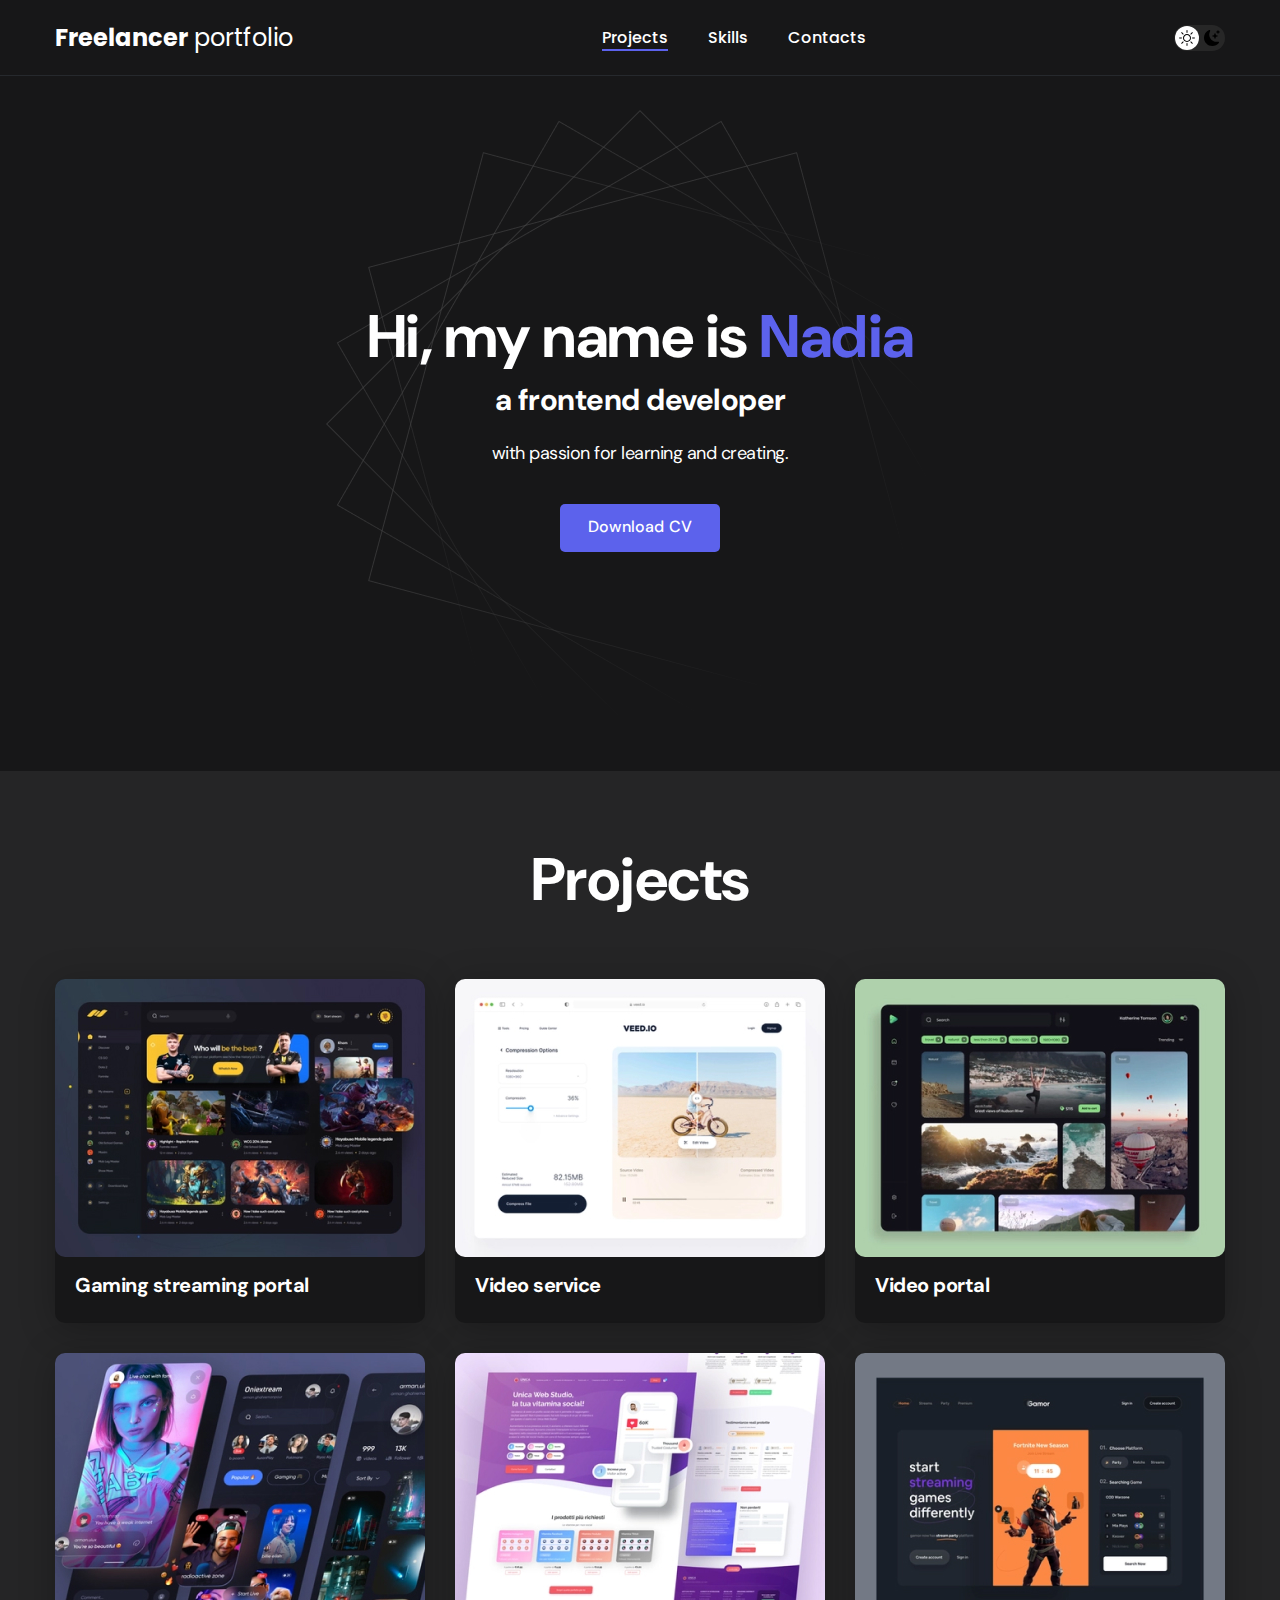
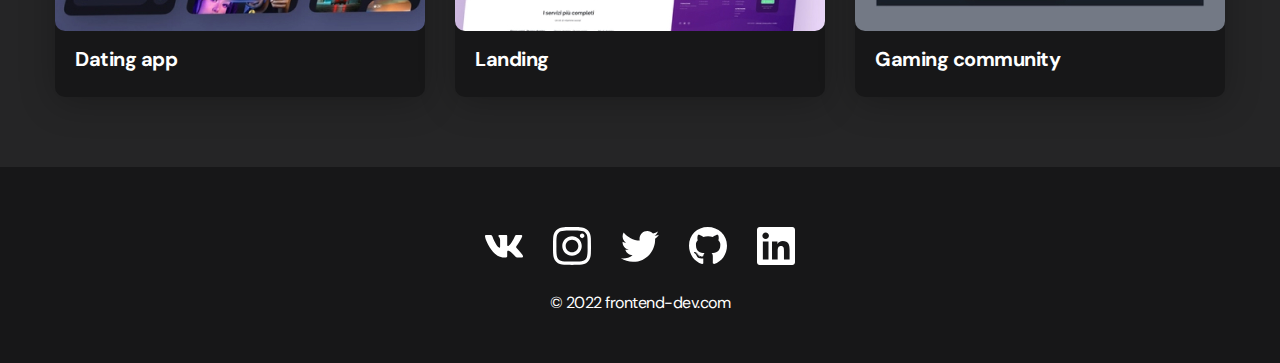
<file: index.html>
<!DOCTYPE html>
<html lang="en">
  <head>
    <meta charset="UTF-8" />
    <meta http-equiv="X-UA-Compatible" content="IE=edge" />
    <meta name="viewport" content="width=device-width, initial-scale=1.0" />
    <link rel="stylesheet" type="text/css" href="main.css" />
    <link rel="stylesheet" type="text/css" href="reset.css" />
    <title>Freelance Portfolio</title>
  </head>
  <body class="dark">
    <nav class="nav">
      <div class="container">
        <div class="nav-row">
          <a href="./index.html" class="logo"
            ><strong>Freelancer</strong> portfolio</a
          >
          <button class="dark-mode-btn dark-mode-btn--active">
            <img
              src="./img/icons/Sun.svg"
              alt="Light mode"
              class="dark-mode-btn_icon"
            />
            <img
              src="./img/icons/Moon.svg"
              alt="Dark mode"
              class="dark-mode-btn_icon"
            />
          </button>
          <ul class="nav-list">
            <li class="nav-list__item">
              <a href="./index.html" class="nav-list__link--active">Projects</a>
            </li>
            <li class="nav-list__item">
              <a href="./skills.html" class="nav-list__link">Skills</a>
            </li>
            <li class="nav-list__item">
              <a href="./contacts.html" class="nav-list__link">Contacts</a>
            </li>
          </ul>
        </div>
      </div>
    </nav>
    <header class="header">
      <div class="header_wrapper">
        <h1 class="header_title">
          <strong> Hi, my name is <em>Nadia</em> </strong><br />
          a frontend developer
        </h1>
        <div class="header_text">
          <p>with passion for learning and creating.</p>
        </div>
        <a href="#!" class="btn">Download CV</a>
      </div>
    </header>
    <main class="section">
      <div class="container">
        <h2 class="title1">Projects</h2>
        <ul class="projects">
          <li class="project">
            <a href="./project-page.html">
              <img
                src="./img/projects/01.jpg"
                alt="Project img"
                class="project_img"
              />
              <h3 class="project_title">Gaming streaming portal</h3>
            </a>
          </li>

          <li class="project">
            <a href="./project-page.html">
              <img
                src="./img/projects/02.jpg"
                alt="Project img"
                class="project_img"
              />
              <h3 class="project_title">Video service</h3>
            </a>
          </li>
          <li class="project">
            <a href="./project-page.html">
              <img
                src="./img/projects/03.jpg"
                alt="Project img"
                class="project_img"
              />
              <h3 class="project_title">Video portal</h3>
            </a>
          </li>
          <li class="project">
            <a href="./project-page.html">
              <img
                src="./img/projects/04.jpg"
                alt="Project img"
                class="project_img"
              />
              <h3 class="project_title">Dating app</h3>
            </a>
          </li>
          <li class="project">
            <a href="./project-page.html">
              <img
                src="./img/projects/05.jpg"
                alt="Project img"
                class="project_img"
              />
              <h3 class="project_title">Landing</h3>
            </a>
          </li>
          <li class="project">
            <a href="./project-page.html">
              <img
                src="./img/projects/06.jpg"
                alt="Project img"
                class="project_img"
              />
              <h3 class="project_title">Gaming community</h3>
            </a>
          </li>
        </ul>
      </div>
    </main>
    <footer class="footer">
      <div class="container">
        <div class="footer_wrapper">
          <ul class="social">
            <li class="social_item">
              <a href="#!"><img src="./img/icons/vk.svg" alt="Link" /></a>
            </li>
            <li class="social_item">
              <a href="#!"><img src="./img/icons/inst.svg" alt="Link" /></a>
            </li>
            <li class="social_item">
              <a href="#!"><img src="./img/icons/twitter.svg" alt="Link" /></a>
            </li>
            <li class="social_item">
              <a href="#!"><img src="./img/icons/git.svg" alt="Link" /></a>
            </li>
            <li class="social_item">
              <a href="#!"><img src="./img/icons/linkedin.svg" alt="Link" /></a>
            </li>
          </ul>
          <div class="copyright">
            <p>© 2022 frontend-dev.com</p>
          </div>
        </div>
      </div>
    </footer>
    <script src="js/main.js"></script>
  </body>
</html>
</file>
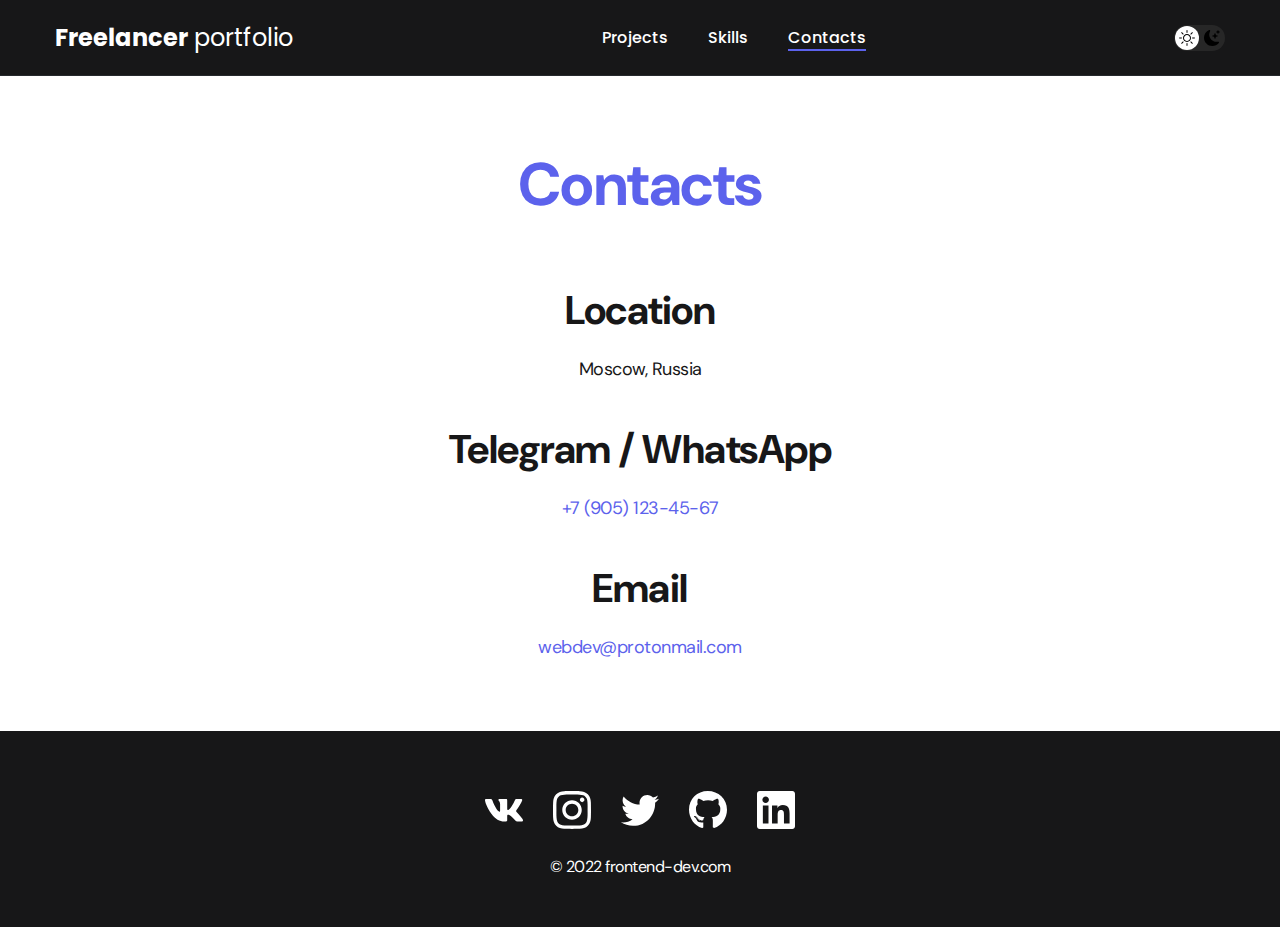
<file: contacts.html>
<!DOCTYPE html>
<html lang="en">
  <head>
    <meta charset="UTF-8" />
    <meta http-equiv="X-UA-Compatible" content="IE=edge" />
    <meta name="viewport" content="width=device-width, initial-scale=1.0" />
    <link rel="stylesheet" type="text/css" href="main.css" />
    <link rel="stylesheet" type="text/css" href="reset.css" />
    <title>Freelance Portfolio</title>
  </head>
  <body>
    <nav class="nav">
      <div class="container">
        <div class="nav-row">
          <a href="./index.html" class="logo"
            ><strong>Freelancer</strong> portfolio</a
          >
          <button class="dark-mode-btn dark-mode-btn--active">
            <img
              src="./img/icons/Sun.svg"
              alt="Light mode"
              class="dark-mode-btn_icon"
            />
            <img
              src="./img/icons/Moon.svg"
              alt="Dark mode"
              class="dark-mode-btn_icon"
            />
          </button>
          <ul class="nav-list">
            <li class="nav-list__item">
              <a href="./index.html" class="nav-list__link">Projects</a>
            </li>
            <li class="nav-list__item">
              <a href="./skills.html" class="nav-list__link">Skills</a>
            </li>
            <li class="nav-list__item">
              <a
                href="./contacts.html"
                class="nav-list__link nav-list__link--active"
                >Contacts</a
              >
            </li>
          </ul>
        </div>
      </div>
    </nav>
    <main class="section">
      <div class="container">
        <div class="project-details">
          <h1 class="title1">Contacts</h1>
          <ul class="content-list">
            <li class="content-list_item">
              <h2 class="title-2">Location</h2>
              <p>Moscow, Russia</p>
            </li>
            <li class="content-list_item">
              <h2 class="title-2">Telegram / WhatsApp</h2>
              <p><a href="tel:+79051234567">+7 (905) 123-45-67</a></p>
            </li>
            <li class="content-list_item">
              <h2 class="title-2">Email</h2>
              <a href="#!" class="email">webdev@protonmail.com</a>
            </li>
          </ul>
        </div>
      </div>
    </main>
    <footer class="footer">
      <div class="container">
        <div class="footer_wrapper">
          <ul class="social">
            <li class="social_item">
              <a href="#!"><img src="./img/icons/vk.svg" alt="Link" /></a>
            </li>
            <li class="social_item">
              <a href="#!"><img src="./img/icons/inst.svg" alt="Link" /></a>
            </li>
            <li class="social_item">
              <a href="#!"><img src="./img/icons/twitter.svg" alt="Link" /></a>
            </li>
            <li class="social_item">
              <a href="#!"><img src="./img/icons/git.svg" alt="Link" /></a>
            </li>
            <li class="social_item">
              <a href="#!"><img src="./img/icons/linkedin.svg" alt="Link" /></a>
            </li>
          </ul>
          <div class="copyright">
            <p>© 2022 frontend-dev.com</p>
          </div>
        </div>
      </div>
    </footer>
    <script src="js/main.js"></script>
  </body>
</html>
</file>
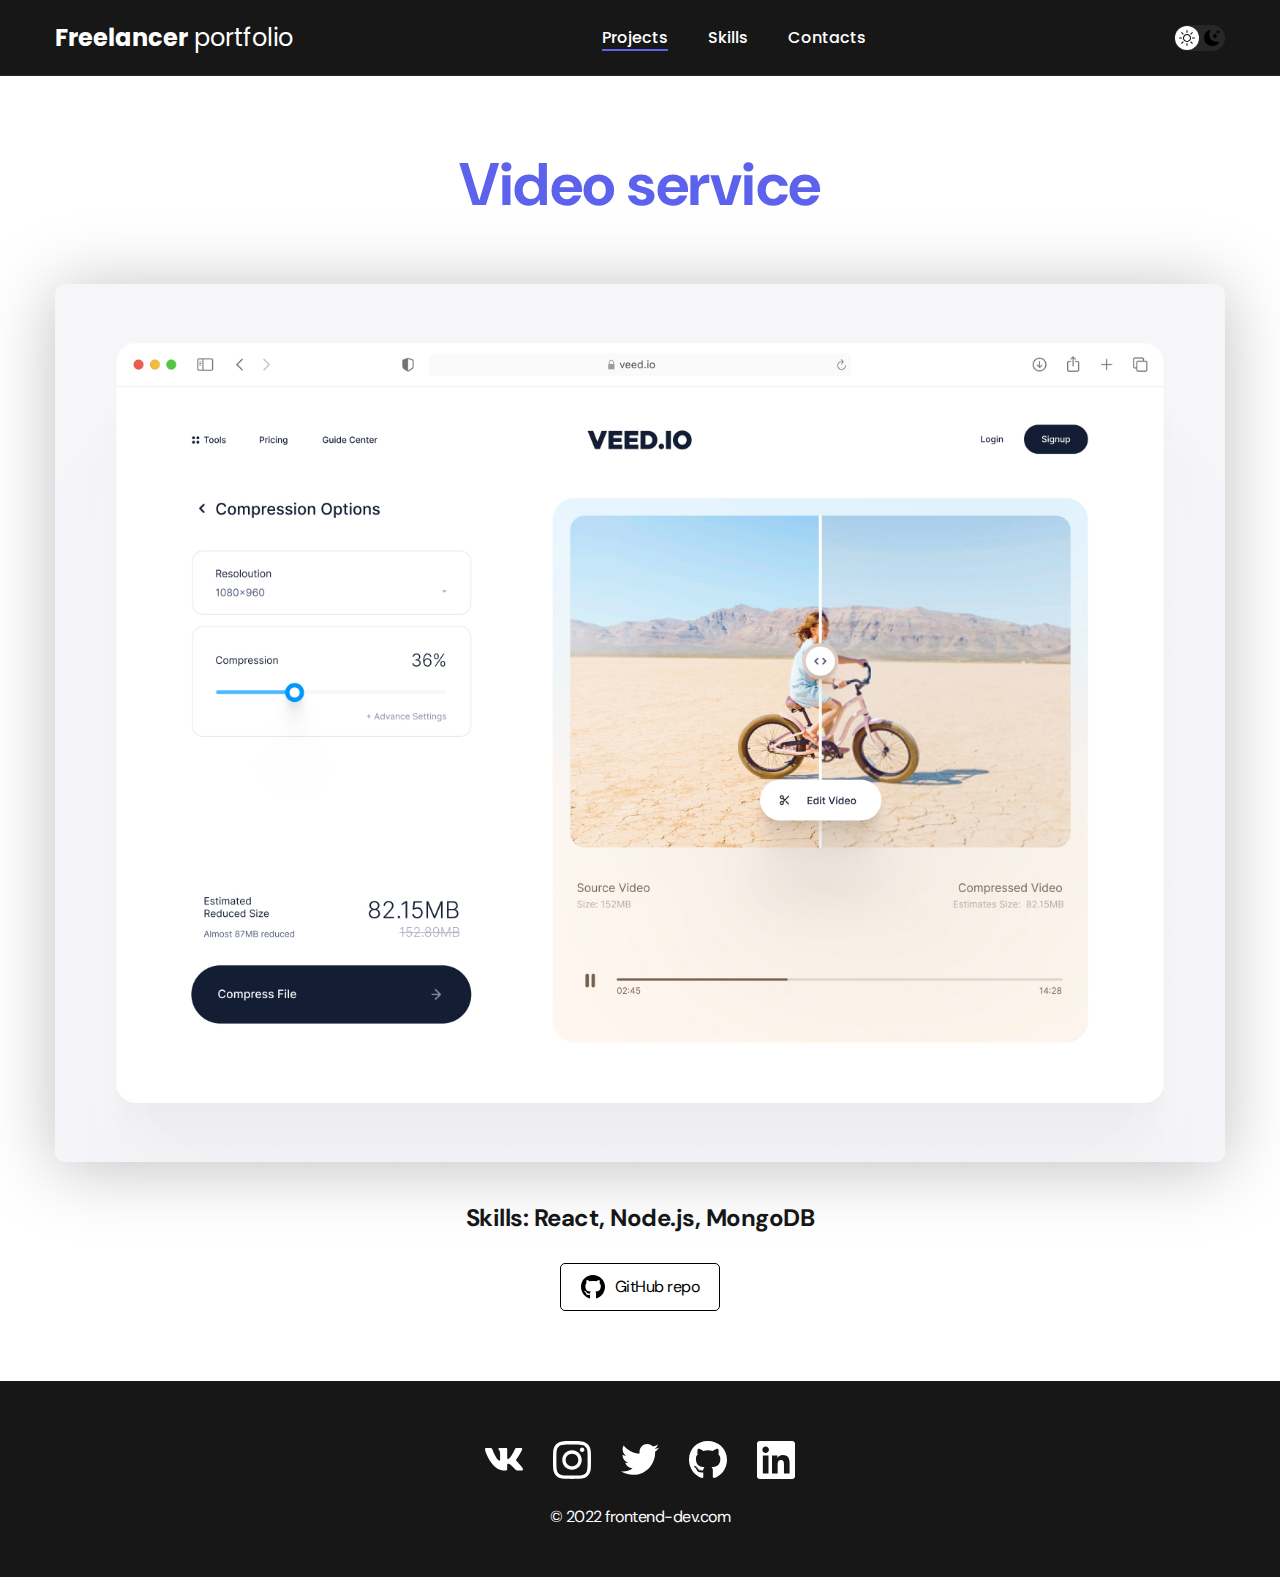
<file: project-page.html>
<!DOCTYPE html>
<html lang="en">
  <head>
    <meta charset="UTF-8" />
    <meta http-equiv="X-UA-Compatible" content="IE=edge" />
    <meta name="viewport" content="width=device-width, initial-scale=1.0" />
    <link rel="stylesheet" type="text/css" href="main.css" />
    <link rel="stylesheet" type="text/css" href="reset.css" />
    <title>Freelance Portfolio</title>
  </head>
  <body>
    <nav class="nav">
      <div class="container">
        <div class="nav-row">
          <a href="./index.html" class="logo"
            ><strong>Freelancer</strong> portfolio</a
          >
          <button class="dark-mode-btn dark-mode-btn--active">
            <img
              src="./img/icons/Sun.svg"
              alt="Light mode"
              class="dark-mode-btn_icon"
            />
            <img
              src="./img/icons/Moon.svg"
              alt="Dark mode"
              class="dark-mode-btn_icon"
            />
          </button>
          <ul class="nav-list">
            <li class="nav-list__item">
              <a href="./index.html" class="nav-list__link--active">Projects</a>
            </li>
            <li class="nav-list__item">
              <a href="./skills.html" class="nav-list__link">Skills</a>
            </li>
            <li class="nav-list__item">
              <a href="./contacts.html" class="nav-list__link">Contacts</a>
            </li>
          </ul>
        </div>
      </div>
    </nav>
    <main class="section">
      <div class="container">
        <div class="project-details">
          <h1 class="title1">Video service</h1>

          <img
            src="./img/projects/02-big.jpg"
            alt=""
            class="project-details_cover"
          />
          <div class="project-detail_desc">
            <p>Skills: React, Node.js, MongoDB</p>
          </div>
          <a href="#!" class="btn-outline">
            <img src="./img/icons/gitHub-black.svg" alt="" />
            GitHub repo
          </a>
        </div>
      </div>
    </main>
    <footer class="footer">
      <div class="container">
        <div class="footer_wrapper">
          <ul class="social">
            <li class="social_item">
              <a href="#!"><img src="./img/icons/vk.svg" alt="Link" /></a>
            </li>
            <li class="social_item">
              <a href="#!"><img src="./img/icons/inst.svg" alt="Link" /></a>
            </li>
            <li class="social_item">
              <a href="#!"><img src="./img/icons/twitter.svg" alt="Link" /></a>
            </li>
            <li class="social_item">
              <a href="#!"><img src="./img/icons/git.svg" alt="Link" /></a>
            </li>
            <li class="social_item">
              <a href="#!"><img src="./img/icons/linkedin.svg" alt="Link" /></a>
            </li>
          </ul>
          <div class="copyright">
            <p>© 2022 frontend-dev.com</p>
          </div>
        </div>
      </div>
    </footer>
    <script src="js/main.js"></script>
  </body>
</html>
</file>
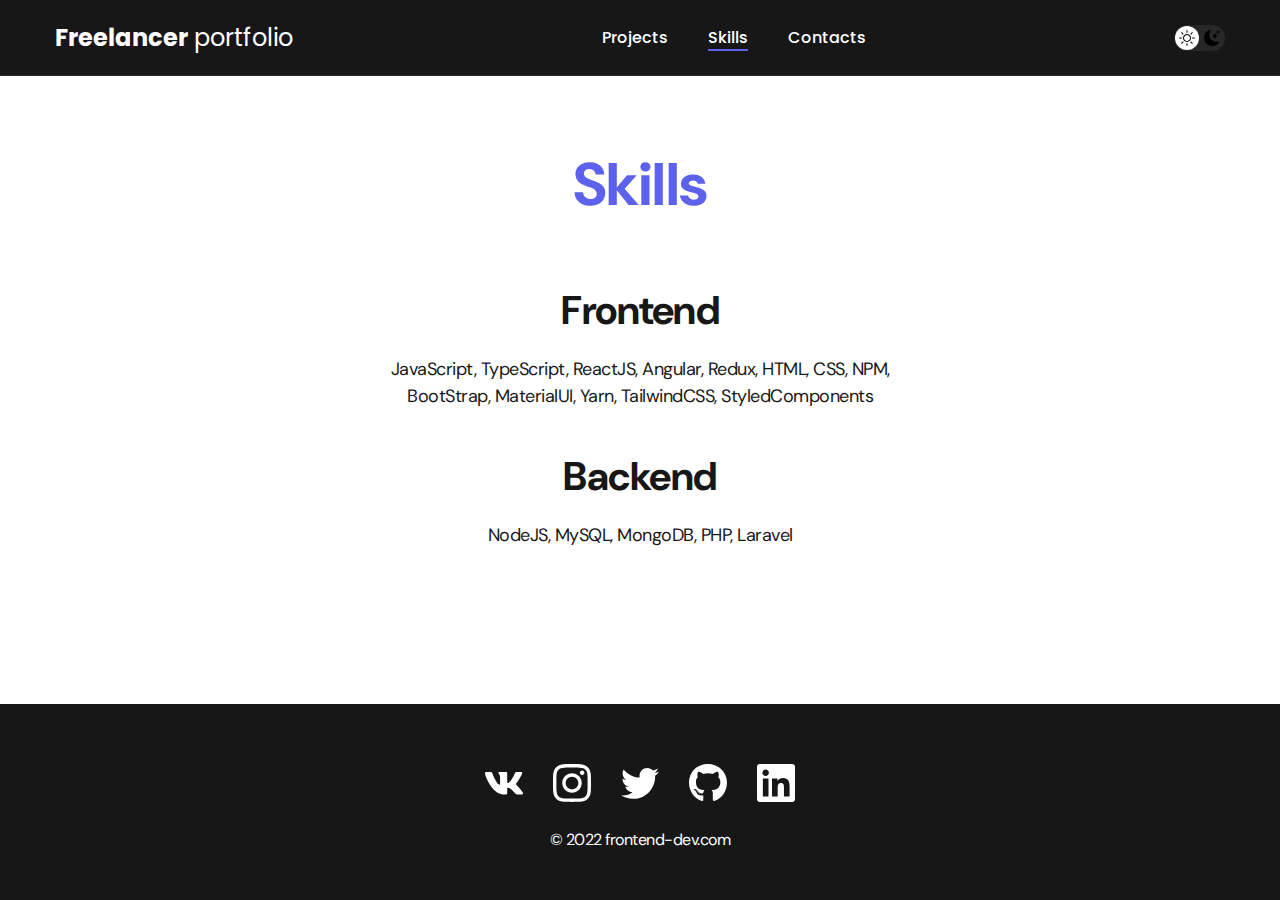
<file: skills.html>
<!DOCTYPE html>
<html lang="en">
  <head>
    <meta charset="UTF-8" />
    <meta http-equiv="X-UA-Compatible" content="IE=edge" />
    <meta name="viewport" content="width=device-width, initial-scale=1.0" />
    <link rel="stylesheet" type="text/css" href="main.css" />
    <link rel="stylesheet" type="text/css" href="reset.css" />
    <title>Freelance Portfolio</title>
  </head>
  <body>
    <nav class="nav">
      <div class="container">
        <div class="nav-row">
          <a href="./index.html" class="logo"
            ><strong>Freelancer</strong> portfolio</a
          >
          <button class="dark-mode-btn dark-mode-btn--active">
            <img
              src="./img/icons/Sun.svg"
              alt="Light mode"
              class="dark-mode-btn_icon"
            />
            <img
              src="./img/icons/Moon.svg"
              alt="Dark mode"
              class="dark-mode-btn_icon"
            />
          </button>
          <ul class="nav-list">
            <li class="nav-list__item">
              <a href="./index.html" class="nav-list__link">Projects</a>
            </li>
            <li class="nav-list__item">
              <a
                href="./skills.html"
                class="nav-list__link nav-list__link--active"
                >Skills</a
              >
            </li>
            <li class="nav-list__item">
              <a href="./contacts.html" class="nav-list__link">Contacts</a>
            </li>
          </ul>
        </div>
      </div>
    </nav>
    <main class="section">
      <div class="container">
        <div class="project-details">
          <h1 class="title1">Skills</h1>
          <ul class="content-list">
            <li class="content-list_item">
              <h2 class="title-2">Frontend</h2>
              <p>
                JavaScript, TypeScript, ReactJS, Angular, Redux, HTML, CSS, NPM,
                BootStrap, MaterialUI, Yarn, TailwindCSS, StyledComponents
              </p>
            </li>
            <li class="content-list_item">
              <h2 class="title-2">Backend</h2>
              <p>NodeJS, MySQL, MongoDB, PHP, Laravel</p>
            </li>
          </ul>
        </div>
      </div>
    </main>
    <footer class="footer">
      <div class="container">
        <div class="footer_wrapper">
          <ul class="social">
            <li class="social_item">
              <a href="#!"><img src="./img/icons/vk.svg" alt="Link" /></a>
            </li>
            <li class="social_item">
              <a href="#!"><img src="./img/icons/inst.svg" alt="Link" /></a>
            </li>
            <li class="social_item">
              <a href="#!"><img src="./img/icons/twitter.svg" alt="Link" /></a>
            </li>
            <li class="social_item">
              <a href="#!"><img src="./img/icons/git.svg" alt="Link" /></a>
            </li>
            <li class="social_item">
              <a href="#!"><img src="./img/icons/linkedin.svg" alt="Link" /></a>
            </li>
          </ul>
          <div class="copyright">
            <p>© 2022 frontend-dev.com</p>
          </div>
        </div>
      </div>
    </footer>
    <script src="js/main.js"></script>
  </body>
</html>
</file>
<file: main.css>
@import './reset.css';
@import url('https://fonts.googleapis.com/css2?family=DM+Sans:wght@400;500;700&family=Poppins:wght@400;500;700&display=swap');
/*
font-family: 'DM Sans', sans-serif;
font-family: 'Poppins', sans-serif;
*/

:root {
  --black: #171718;
  --black-border: #26292d;
  --white: #fff;
  --purple: #5c62ec;

  --text-color: var(--black);
  --dark-bg: var(--black);
  --dark-border: var(--black-border);
  --header-text: var(--white);
  --accent: var(--purple);
  /*Light mode*/
  --page-bg: var(--white);
  --text-color: var(--black);
  --title-1: var(--accent);
  --project-card-bg: var(--black);
  --project-card-text: var(--white);
  --box-shadow: 0px 5px 35px rgba(0, 0, 0, 0.25);
}

.dark {
  --page-bg: #252526;
  --text-color: var(--white);
  --title-1: var(--white);
}
/*General*/
html,
body {
  display: flex;
  flex-direction: column;
  min-height: 100vh;
  font-family: 'DM Sans', sans-serif;
  letter-spacing: -0.5px;

  background-color: var(--page-bg);
  color: var(--text-color);
}

.container {
  margin: 0 auto;
  padding: 0 15px;
  max-width: 1200px;
}
.none {
  display: none !important;
}

.section {
  padding: 70px 0;
}

.title1 {
  margin-bottom: 60px;
  font-size: 60px;
  font-weight: 700;
  line-height: 1.3;
  color: var(--title-1);
  text-align: center;
}
.title-2 {
  margin-bottom: 20px;
  font-size: 40px;
  line-height: 1.3;
  font-weight: 700;
}
/*Nav*/

.nav {
  padding: 20px 0;
  border-bottom: 1px solid var(--dark-border);
  background-color: var(--dark-bg);
  color: var(--header-text);
  letter-spacing: normal;
}

.nav-row {
  display: flex;
  justify-content: space-between;
  align-items: center;
  column-gap: 30px;
  row-gap: 20px;
  flex-wrap: wrap;
}

.logo {
  color: var(--header-text);
  font-size: 24px;
  font-family: 'Poppins', sans-serif;
}

.logo strong {
  font-weight: 700;
}

.nav-list {
  display: flex;
  flex-wrap: wrap;
  row-gap: 10px;
  align-items: center;
  column-gap: 40px;
  font-size: 16px;
  font-weight: 500;
  font-family: 'Poppins', sans-serif;
}

.nav-list__link {
  color: var(--header-text);
  transition: opacity 0.2s ease-in;
}

.nav-list__link:hover {
  opacity: 0.8;
}

.nav-list__link--active {
  position: relative;
  color: var(--header-text);
}

.nav-list__link--active::before {
  content: '';
  position: absolute;
  left: 0;
  top: 100%;
  display: block;
  height: 2px;
  width: 100%;

  background-color: var(--accent);
}

/*Dark mode btn*/
.dark-mode-btn {
  order: 9;
  position: relative;
  display: flex;
  justify-content: space-between;
  width: 51px;
  height: 26px;
  padding: 5px;

  border-radius: 50px;
  background-color: #272727;
}
.dark-mode-btn::before {
  content: '';
  position: absolute;
  top: 1px;
  left: 1px;

  display: block;
  width: 24px;
  height: 24px;
  border-radius: 50%;
  background-color: var(--white);

  transition: left 0.2s ease-in;
}
.dark-mode-btn--active ::before {
  left: 30px;
}
.dark-mode-btn_icon {
  position: relative;
  z-index: 9;
}

/*Header*/
.header {
  padding: 40px;
  min-height: 695px;

  display: flex;
  justify-content: center;
  align-items: center;

  background-color: var(--dark-bg);
  background-image: url('./img/header-bg.png');
  background-repeat: no-repeat;
  background-size: auto;
  background-position: center center;

  color: var(--header-text);
  text-align: center;
}
.header_wrapper {
  padding: 0 15px;
  max-width: 660px;
}
.header_title {
  margin-bottom: 20px;
  font-size: 30px;
  font-weight: 700;
  line-height: 1.4;
}

.header_title strong {
  font-size: 60px;
  font-weight: 700;
}
.header_title em {
  font-style: normal;
  color: var(--accent);
}

.header_text {
  margin-bottom: 40px;
  font-size: 18px;
  line-height: 1.333;
}

.header_text p + p {
  margin-top: 0.5em;
}
/*Button*/
.btn {
  display: inline-block;
  height: 48px;
  padding: 12px 28px;

  border-radius: 5px;
  background-color: var(--accent);
  color: var(--white);
  letter-spacing: 0.15px;
  font-size: 16px;
  font-weight: 500;

  transition: opacity 0.2s ease-in;
}

.btn:hover {
  opacity: 0.8;
}

.btn:active {
  position: relative;
  top: 1px;
}

/*Button outline*/
.btn-outline {
  display: flex;
  column-gap: 10px;
  align-items: center;

  height: 48px;
  padding: 12px 20px;
  border-radius: 5px;

  border: 1px solid #000;
  color: #000;
}

.btn-outline:hover {
  opacity: 0.8;
}

.btn-outline:active {
  position: relative;
  top: 1px;
}

/*Projects*/

.projects {
  display: flex;
  flex-wrap: wrap;
  column-gap: 30px;
  row-gap: 30px;
  justify-content: center;
}
.project {
  max-width: 370px;
  background-color: var(--project-card-bg);
  box-shadow: var(--box-shadow);
  border-radius: 10px;
}
.project_img {
  border-radius: 10px;
}
.project_title {
  padding: 15px 20px 25px;

  font-weight: 700;
  font-size: 20px;
  line-height: 1.3;
  color: var(--project-card-text);
}

/*Project details*/
.project-details {
  margin: 0 auto;
  min-width: 865px;

  display: flex;
  flex-direction: column;
  align-items: center;
  text-align: center;
}

.project-details_cover {
  min-width: 100%;
  margin-bottom: 40px;
  filter: drop-shadow(0px 5px 35px rgba(0, 0, 0, 0.25));
  border-radius: 10px;
}
.project-detail_desc {
  margin-bottom: 30px;
  font-weight: 700;
  font-size: 24px;
  line-height: 1.3;
}

/*Content list*/
.content-list {
  margin: 0 auto;
  max-width: 570px;
  display: flex;
  flex-direction: column;
  align-items: center;
  row-gap: 40px;
  text-align: center;
}
.content-list a {
  color: var(--accent);
}
.content-list_item {
  font-size: 18px;
  line-height: 1.5;
}

/*Footer*/

.footer {
  margin-top: auto;
  padding: 60px 0 50px;
  background-color: var(--dark-bg);
  color: var(--header-text);
}

.footer_wrapper {
  display: flex;
  flex-direction: column;
  align-items: center;
  row-gap: 27px;
}

.social {
  display: flex;
  column-gap: 30px;
  align-items: center;
}

.copyright {
  font-size: 16px;
}

.copyright p + p {
  margin-top: 0.5em;
}

@media (max-width: 620px) {
  .header {
    min-width: unset;
  }
  .header_title {
    font-size: 30px;
  }
  .header_title strong {
    font-size: 40px;
  }
  .section {
    padding: 40px 0;
  }
  .title1 {
    margin-bottom: 30px;
    font-size: 40px;
  }
  .title-2 {
    margin-bottom: 10px;
    font-size: 30px;
  }
  .project_title {
    font-size: 22px;
  }
  .content-list {
    row-gap: 20px;
  }
  .content-list_item {
    font-size: 16px;
  }
  .footer {
    padding: 40px 0 30px;
  }
  .footer_wrapper {
    row-gap: 20px;
  }
  .social {
    column-gap: 20px;
  }
  .social_item {
    width: 28px;
  }
}
</file>
